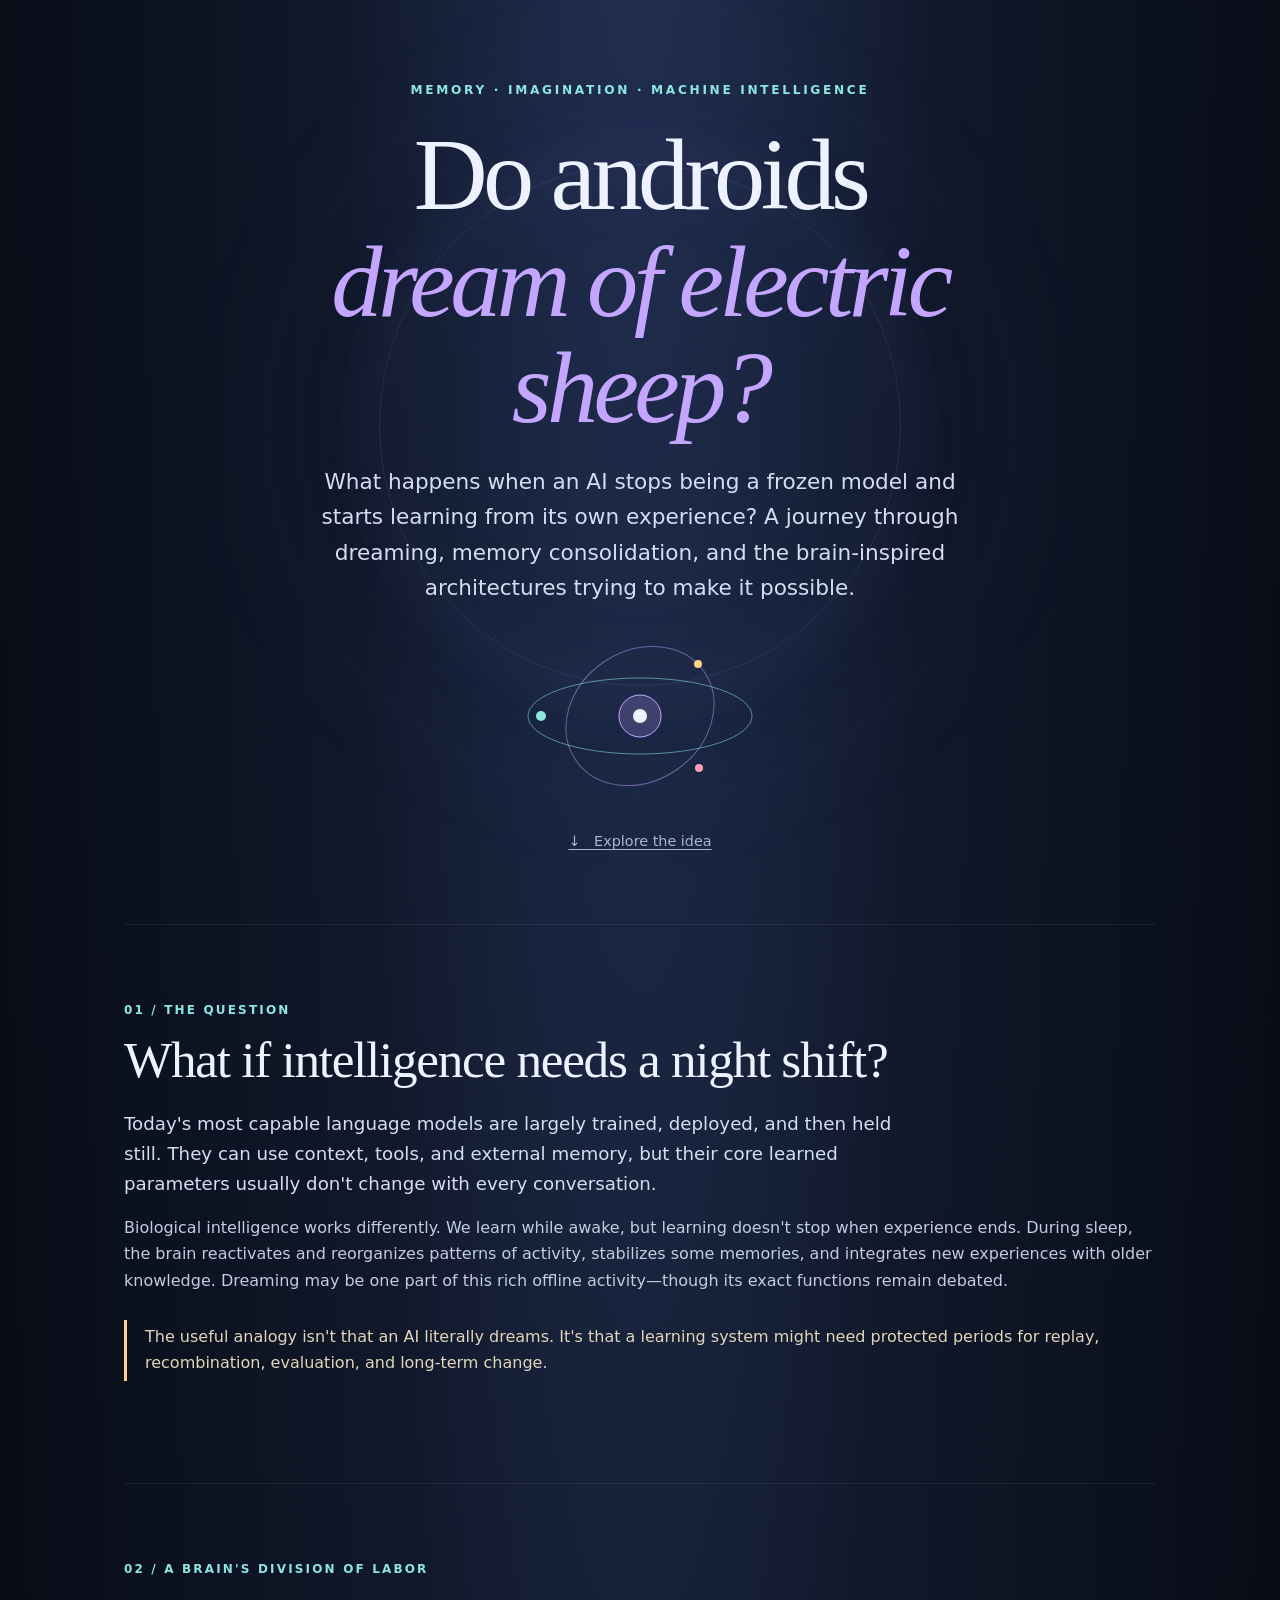
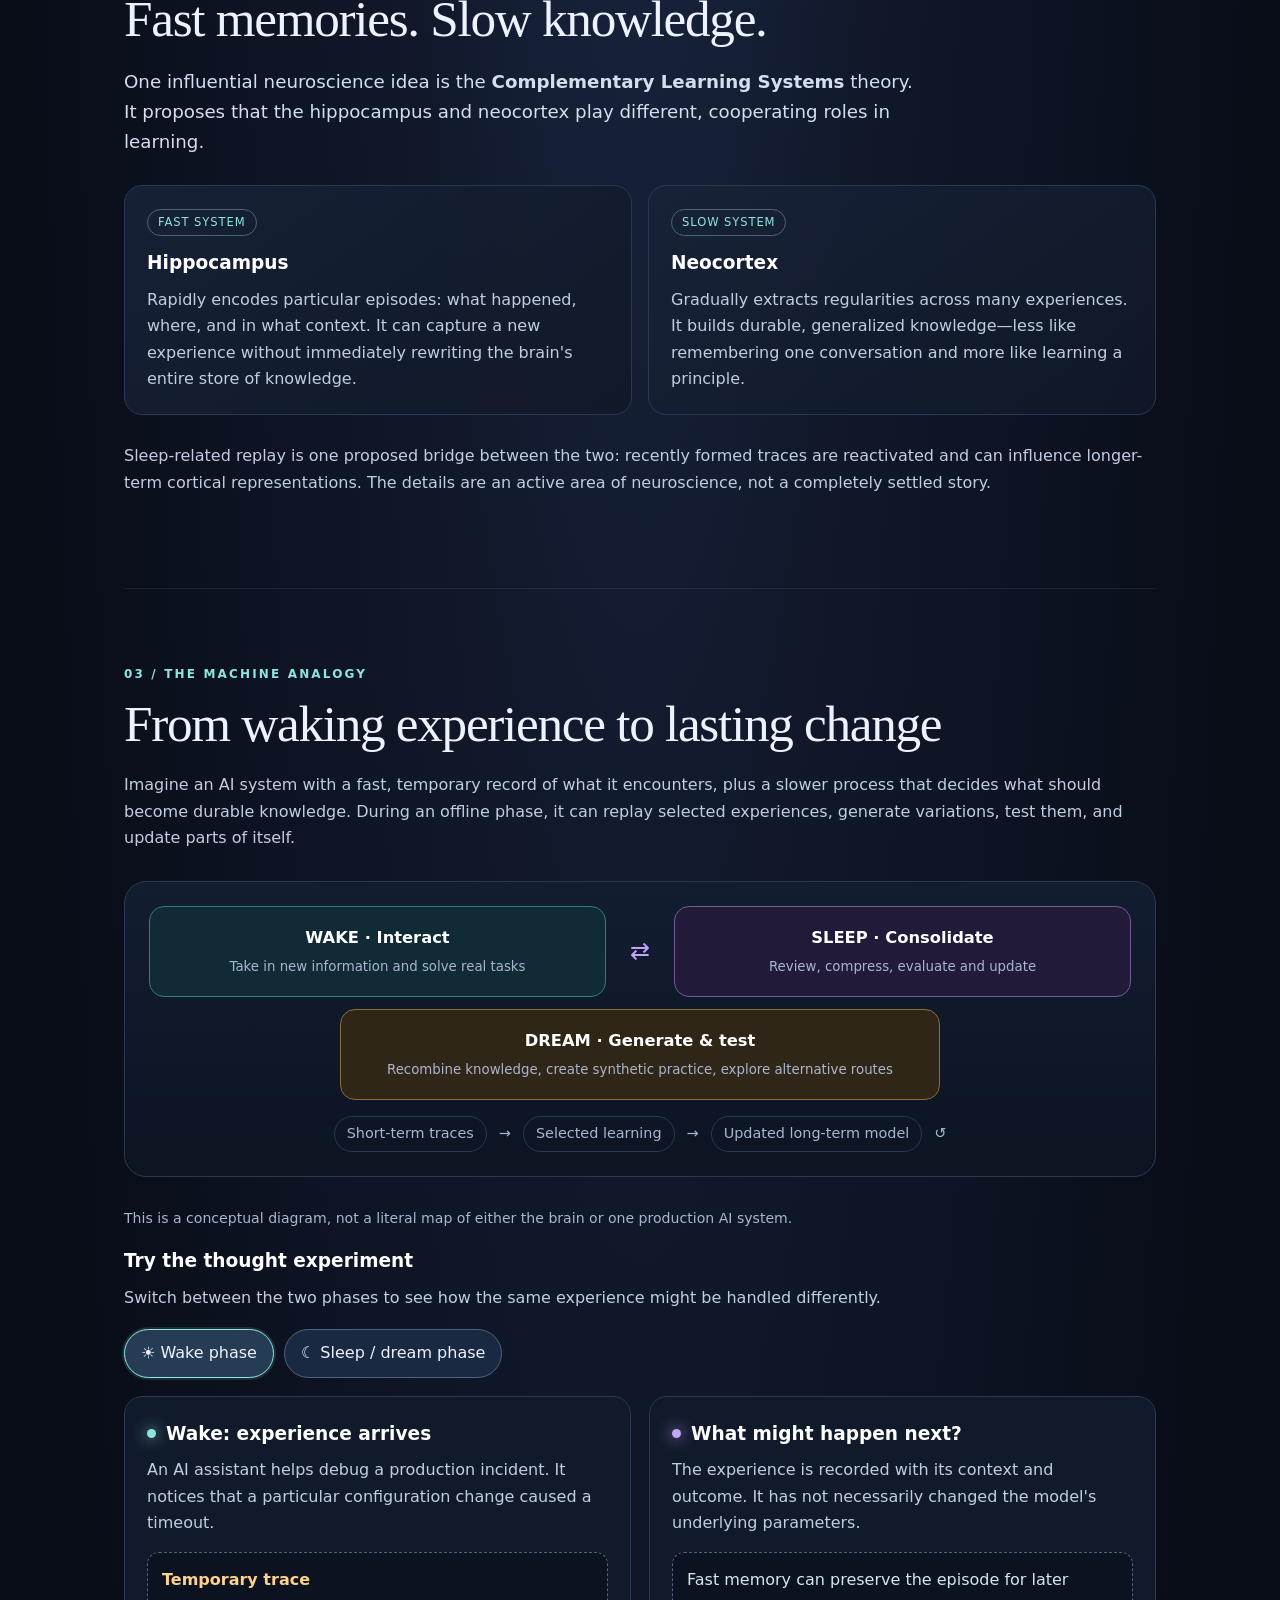
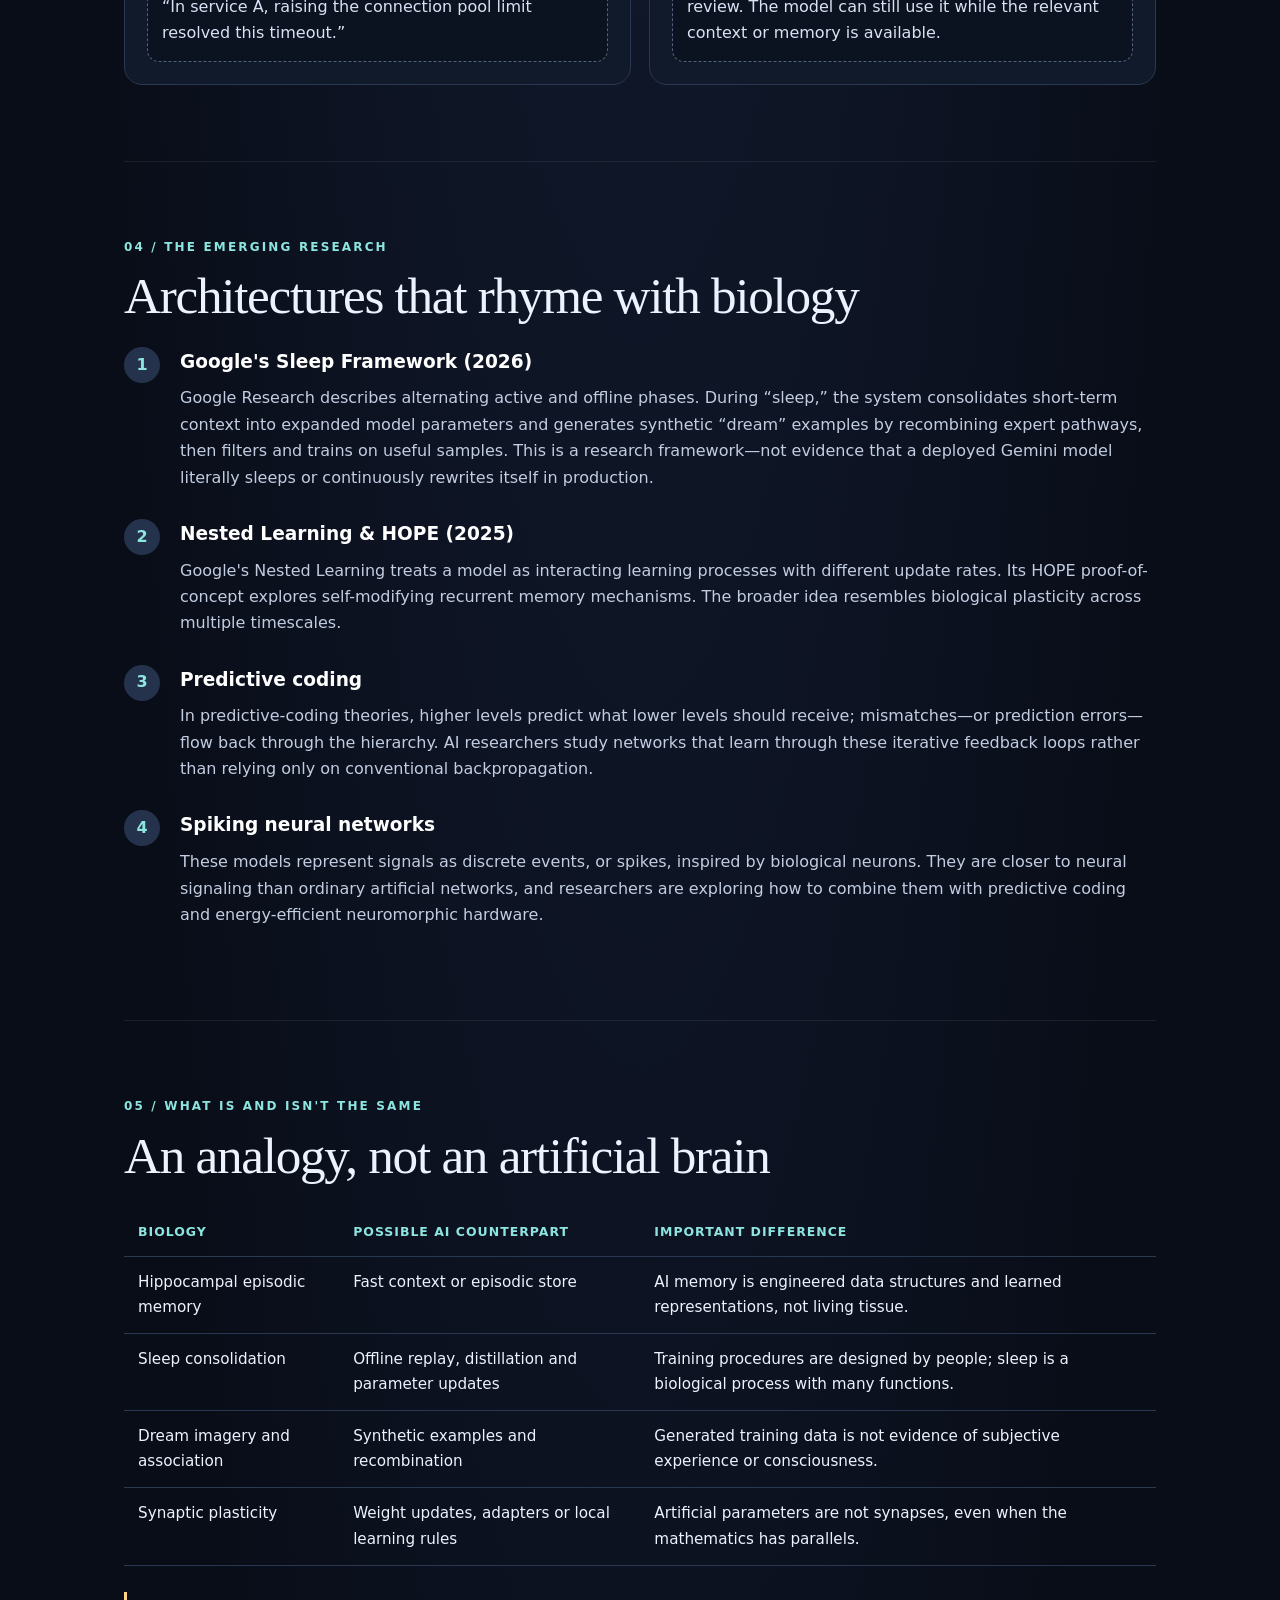
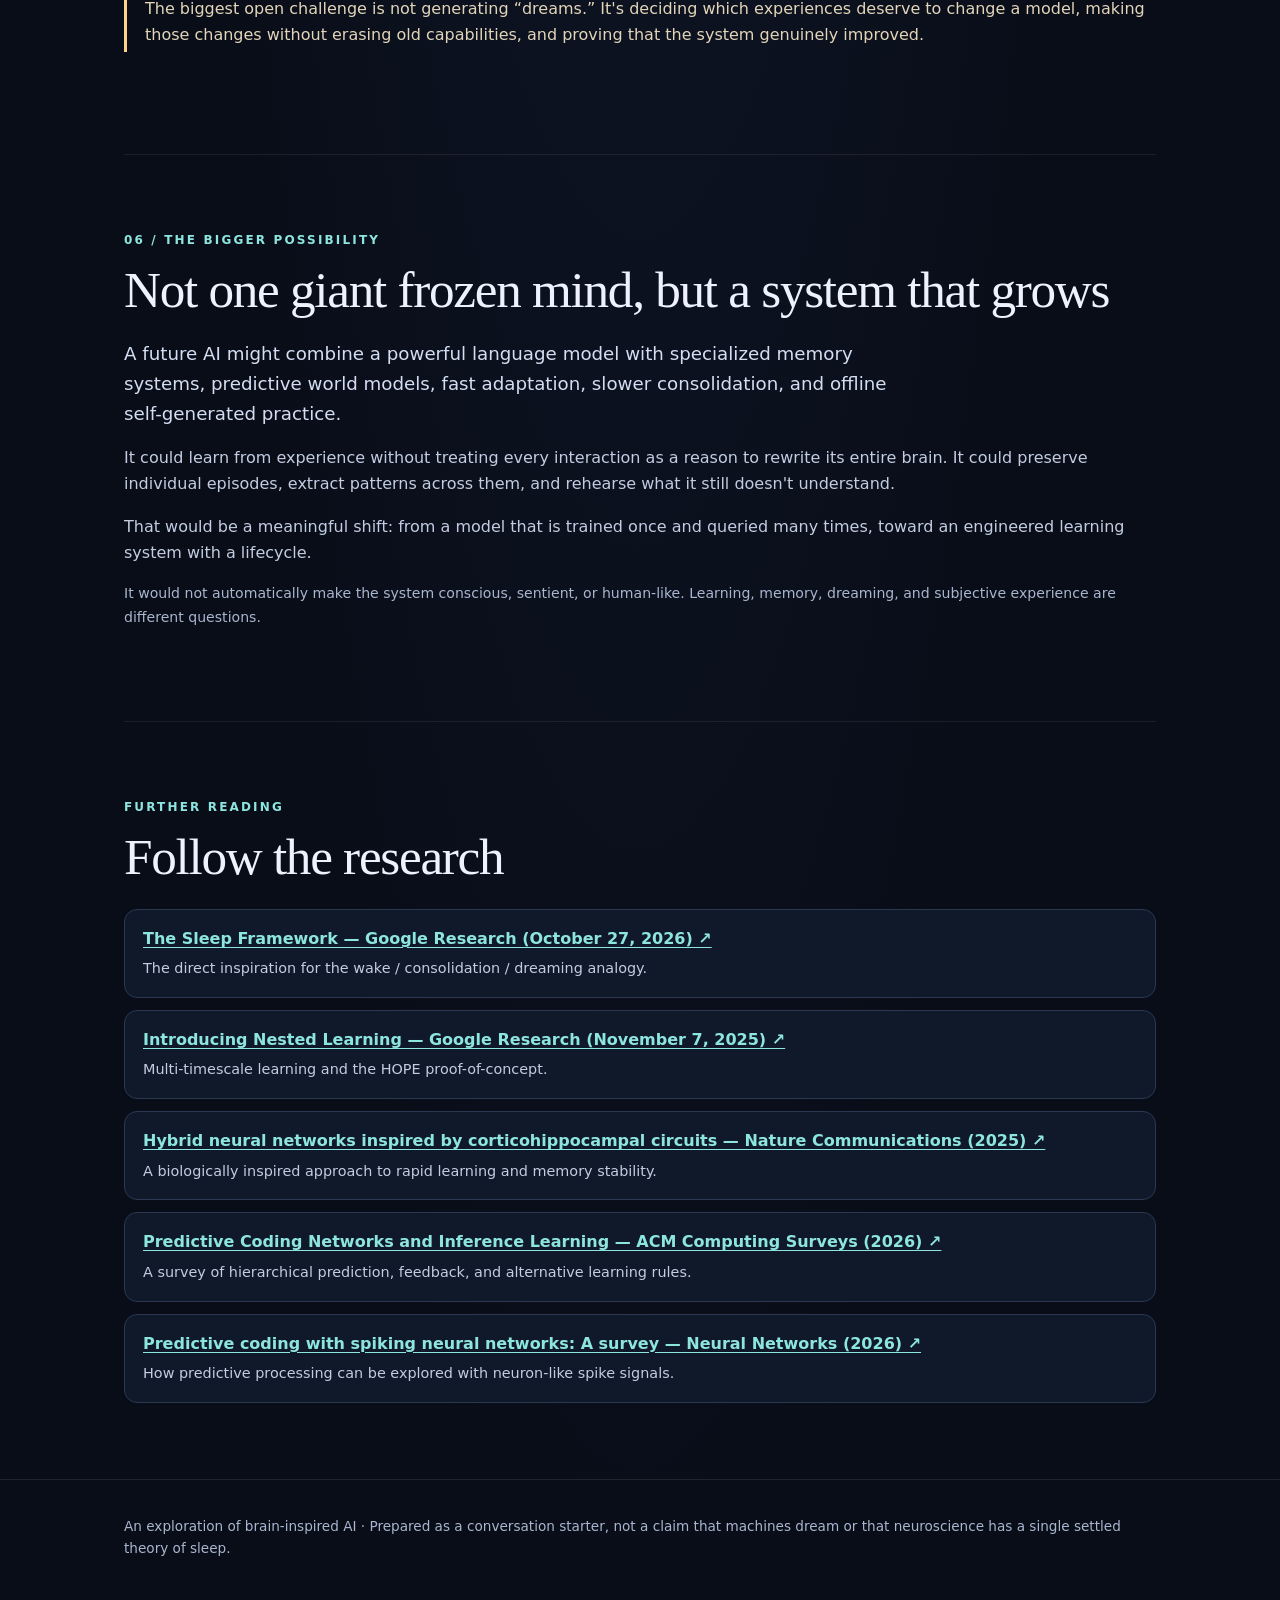
<file: index.html>
<!doctype html>
<html lang="en">
<head>
<meta charset="utf-8">
<meta name="viewport" content="width=device-width, initial-scale=1">
<meta name="theme-color" content="#090d18">
<title>Do Androids Dream of Electric Sheep?</title>
<style>
:root{--bg:#090d18;--panel:#111a2b;--panel2:#172238;--ink:#edf2ff;--muted:#a9b6cf;--cyan:#8de5e0;--violet:#c4a5ff;--gold:#ffd28a;--line:#2a3851;--pink:#ff9db5}
*{box-sizing:border-box}html{scroll-behavior:smooth}body{margin:0;background:radial-gradient(ellipse at 50% -15%,#25345a 0%,#10182a 35%,var(--bg) 72%);color:var(--ink);font:16px/1.65 ui-sans-serif,system-ui,-apple-system,BlinkMacSystemFont,"Segoe UI",sans-serif}
a{color:var(--cyan);text-decoration-thickness:1px;text-underline-offset:3px}a:hover{color:#fff} .wrap{max-width:1080px;margin:auto;padding:0 24px}
header{min-height:92vh;display:grid;place-items:center;text-align:center;padding:80px 0 70px;position:relative;overflow:hidden}
header:before,header:after{content:"";position:absolute;border:1px solid #7182b333;border-radius:50%;width:520px;height:520px;left:50%;top:46%;transform:translate(-50%,-50%);box-shadow:0 0 100px #9d8cff12,inset 0 0 100px #9d8cff0c;pointer-events:none}
header:after{width:740px;height:740px;border-style:dashed;opacity:.4;animation:spin 100s linear infinite}
@keyframes spin{to{transform:translate(-50%,-50%) rotate(360deg)}}
.hero{position:relative;z-index:1;max-width:820px}.eyebrow{letter-spacing:.22em;text-transform:uppercase;color:var(--cyan);font-size:.76rem;font-weight:700}
h1{font-family:Georgia,"Times New Roman",serif;font-weight:400;letter-spacing:-.045em;line-height:1.04;font-size:clamp(3rem,8vw,6.8rem);margin:22px 0}
h1 em{color:var(--violet);font-style:italic}.subtitle{font-size:clamp(1.05rem,2.4vw,1.35rem);color:#d4def2;max-width:680px;margin:0 auto 30px}
.scroll{display:inline-flex;align-items:center;gap:10px;color:var(--muted);font-size:.9rem;margin-top:34px}
.orbit{width:250px;height:160px;margin:26px auto 0;position:relative}
.orbit svg{width:100%;height:100%;overflow:visible}
main{padding-bottom:90px}.section{padding:76px 0;border-top:1px solid #ffffff12}.kicker{color:var(--cyan);text-transform:uppercase;letter-spacing:.18em;font-size:.75rem;font-weight:750}
h2{font:400 clamp(2rem,4vw,3.4rem)/1.12 Georgia,serif;letter-spacing:-.025em;margin:10px 0 20px}
h3{font-size:1.16rem;margin:0 0 8px;color:#fff}.lead{font-size:1.14rem;color:#d4def2;max-width:790px}
p{color:#c2cde1;margin:0 0 16px}.muted{color:var(--muted)}.grid{display:grid;grid-template-columns:repeat(2,minmax(0,1fr));gap:16px;margin:28px 0}
.card{background:linear-gradient(145deg,#172238e8,#101827e8);border:1px solid var(--line);border-radius:18px;padding:22px}
.card p:last-child{margin-bottom:0}.tag{display:inline-block;border:1px solid #52627d;border-radius:99px;padding:3px 10px;font-size:.72rem;letter-spacing:.08em;text-transform:uppercase;color:var(--cyan);margin-bottom:12px}
.diagram{background:linear-gradient(180deg,#121d30,#0d1422);border:1px solid var(--line);border-radius:22px;padding:24px;margin:30px 0}
.flow{display:grid;grid-template-columns:1fr 44px 1fr;gap:12px;align-items:stretch}
.node{border:1px solid #40516e;background:#17243a;border-radius:15px;padding:18px;text-align:center}
.node strong{display:block;color:#fff;font-size:1.02rem}.node small{color:var(--muted);display:block;margin-top:4px}
.node.wake{border-color:#367b80;background:#102b35}.node.sleep{border-color:#715b9d;background:#211a38}
.node.dream{border-color:#8a6c38;background:#302617;grid-column:1/-1;max-width:600px;width:100%;justify-self:center}
.arrow{display:grid;place-items:center;color:var(--violet);font-size:1.5rem}
.loop{display:flex;justify-content:center;gap:12px;align-items:center;color:var(--muted);font-size:.9rem;margin-top:16px;flex-wrap:wrap}
.pill{border:1px solid var(--line);border-radius:99px;padding:5px 12px}
.controls{display:flex;gap:10px;flex-wrap:wrap;margin:18px 0}
button{background:#1a2942;color:var(--ink);border:1px solid #52627d;border-radius:99px;padding:10px 16px;font:inherit;cursor:pointer}
button[aria-pressed="true"]{background:#253c54;border-color:var(--cyan);box-shadow:0 0 0 2px #8de5e022}
button:hover{border-color:var(--cyan)}
.demo{display:grid;grid-template-columns:1fr 1fr;gap:18px;align-items:stretch}
.demo-panel{border:1px solid var(--line);border-radius:18px;padding:22px;background:#111a2b}
.demo-panel h3{display:flex;gap:10px;align-items:center}.dot{width:9px;height:9px;border-radius:50%;background:var(--cyan);box-shadow:0 0 15px var(--cyan)}
.demo-panel.sleeping .dot{background:var(--violet);box-shadow:0 0 15px var(--violet)}
.memory{margin-top:16px;padding:14px;border-radius:12px;background:#0b1220;border:1px dashed #53617c;color:#d9e2f4;min-height:95px}
.memory b{color:var(--gold)}.steps{display:grid;gap:12px;margin-top:22px}
.step{display:grid;grid-template-columns:42px 1fr;gap:14px;align-items:start}
.num{width:36px;height:36px;border-radius:50%;display:grid;place-items:center;background:#24324b;color:var(--cyan);font-weight:700}
.compare{width:100%;border-collapse:collapse;margin:25px 0;font-size:.95rem}
.compare th,.compare td{padding:13px 14px;border-bottom:1px solid var(--line);text-align:left;vertical-align:top}
.compare th{color:var(--cyan);font-size:.78rem;text-transform:uppercase;letter-spacing:.08em}
.callout{border-left:3px solid var(--gold);padding:4px 0 4px 18px;margin:26px 0;color:#e2d5b9}
.note{font-size:.88rem;color:var(--muted)}
.sources{display:grid;gap:12px;margin-top:24px}.source{padding:16px 18px;border:1px solid var(--line);border-radius:13px;background:#10192a}.source a{font-weight:650}.source p{font-size:.9rem;margin:5px 0 0}
footer{border-top:1px solid #ffffff17;padding:35px 0 55px;color:var(--muted);font-size:.85rem}
@media(max-width:720px){.grid,.demo{grid-template-columns:1fr}.flow{grid-template-columns:1fr}.arrow{transform:rotate(90deg);height:20px}.node.dream{grid-column:auto}.wrap{padding:0 18px}.section{padding:56px 0}.compare{font-size:.84rem}.compare th,.compare td{padding:10px 8px}}
@media(prefers-reduced-motion:reduce){*,*:before,*:after{scroll-behavior:auto!important;animation:none!important;transition:none!important}}
</style>
</head>
<body>
<header>
 <div class="wrap hero">
  <div class="eyebrow">Memory · imagination · machine intelligence</div>
  <h1>Do androids<br><em>dream of electric sheep?</em></h1>
  <p class="subtitle">What happens when an AI stops being a frozen model and starts learning from its own experience? A journey through dreaming, memory consolidation, and the brain-inspired architectures trying to make it possible.</p>
  <div class="orbit" aria-hidden="true">
   <svg viewBox="0 0 250 160" fill="none">
    <ellipse cx="125" cy="80" rx="112" ry="38" stroke="#8de5e0" stroke-opacity=".55"/>
    <ellipse cx="125" cy="80" rx="78" ry="65" stroke="#c4a5ff" stroke-opacity=".48" transform="rotate(-35 125 80)"/>
    <circle cx="125" cy="80" r="21" fill="#c4a5ff" fill-opacity=".2" stroke="#c4a5ff"/>
    <circle cx="125" cy="80" r="7" fill="#edf2ff"/>
    <circle cx="26" cy="80" r="5" fill="#8de5e0"/><circle cx="183" cy="28" r="4" fill="#ffd28a"/>
    <circle cx="184" cy="132" r="4" fill="#ff9db5"/>
   </svg>
  </div>
  <a class="scroll" href="#question">↓ &nbsp; Explore the idea</a>
 </div>
</header>
<main class="wrap">
<section class="section" id="question">
 <div class="kicker">01 / The question</div>
 <h2>What if intelligence needs a night shift?</h2>
 <p class="lead">Today's most capable language models are largely trained, deployed, and then held still. They can use context, tools, and external memory, but their core learned parameters usually don't change with every conversation.</p>
 <p>Biological intelligence works differently. We learn while awake, but learning doesn't stop when experience ends. During sleep, the brain reactivates and reorganizes patterns of activity, stabilizes some memories, and integrates new experiences with older knowledge. Dreaming may be one part of this rich offline activity—though its exact functions remain debated.</p>
 <div class="callout">The useful analogy isn't that an AI literally dreams. It's that a learning system might need protected periods for replay, recombination, evaluation, and long-term change.</div>
</section>
<section class="section">
 <div class="kicker">02 / A brain's division of labor</div>
 <h2>Fast memories. Slow knowledge.</h2>
 <p class="lead">One influential neuroscience idea is the <b>Complementary Learning Systems</b> theory. It proposes that the hippocampus and neocortex play different, cooperating roles in learning.</p>
 <div class="grid">
  <article class="card"><span class="tag">Fast system</span><h3>Hippocampus</h3><p>Rapidly encodes particular episodes: what happened, where, and in what context. It can capture a new experience without immediately rewriting the brain's entire store of knowledge.</p></article>
  <article class="card"><span class="tag">Slow system</span><h3>Neocortex</h3><p>Gradually extracts regularities across many experiences. It builds durable, generalized knowledge—less like remembering one conversation and more like learning a principle.</p></article>
 </div>
 <p>Sleep-related replay is one proposed bridge between the two: recently formed traces are reactivated and can influence longer-term cortical representations. The details are an active area of neuroscience, not a completely settled story.</p>
</section>
<section class="section">
 <div class="kicker">03 / The machine analogy</div>
 <h2>From waking experience to lasting change</h2>
 <p>Imagine an AI system with a fast, temporary record of what it encounters, plus a slower process that decides what should become durable knowledge. During an offline phase, it can replay selected experiences, generate variations, test them, and update parts of itself.</p>
 <div class="diagram">
  <div class="flow">
   <div class="node wake"><strong>WAKE · Interact</strong><small>Take in new information and solve real tasks</small></div>
   <div class="arrow">⇄</div>
   <div class="node sleep"><strong>SLEEP · Consolidate</strong><small>Review, compress, evaluate and update</small></div>
   <div class="node dream"><strong>DREAM · Generate & test</strong><small>Recombine knowledge, create synthetic practice, explore alternative routes</small></div>
  </div>
  <div class="loop"><span class="pill">Short-term traces</span> → <span class="pill">Selected learning</span> → <span class="pill">Updated long-term model</span> ↺</div>
 </div>
 <p class="note">This is a conceptual diagram, not a literal map of either the brain or one production AI system.</p>
 <h3>Try the thought experiment</h3>
 <p>Switch between the two phases to see how the same experience might be handled differently.</p>
 <div class="controls" role="group" aria-label="Choose AI phase">
  <button id="wakeBtn" aria-pressed="true">☀ Wake phase</button>
  <button id="sleepBtn" aria-pressed="false">☾ Sleep / dream phase</button>
 </div>
 <div class="demo">
  <div class="demo-panel" id="phasePanel">
   <h3><span class="dot"></span><span id="phaseTitle">Wake: experience arrives</span></h3>
   <p id="phaseText">An AI assistant helps debug a production incident. It notices that a particular configuration change caused a timeout.</p>
   <div class="memory" id="phaseMemory"><b>Temporary trace</b><br>“In service A, raising the connection pool limit resolved this timeout.”</div>
  </div>
  <div class="demo-panel sleeping">
   <h3><span class="dot"></span>What might happen next?</h3>
   <p id="nextText">The experience is recorded with its context and outcome. It has not necessarily changed the model's underlying parameters.</p>
   <div class="memory" id="nextMemory">Fast memory can preserve the episode for later review. The model can still use it while the relevant context or memory is available.</div>
  </div>
 </div>
</section>
<section class="section">
 <div class="kicker">04 / The emerging research</div>
 <h2>Architectures that rhyme with biology</h2>
 <div class="steps">
  <div class="step"><div class="num">1</div><div><h3>Google's Sleep Framework (2026)</h3><p>Google Research describes alternating active and offline phases. During “sleep,” the system consolidates short-term context into expanded model parameters and generates synthetic “dream” examples by recombining expert pathways, then filters and trains on useful samples. This is a research framework—not evidence that a deployed Gemini model literally sleeps or continuously rewrites itself in production.</p></div></div>
  <div class="step"><div class="num">2</div><div><h3>Nested Learning & HOPE (2025)</h3><p>Google's Nested Learning treats a model as interacting learning processes with different update rates. Its HOPE proof-of-concept explores self-modifying recurrent memory mechanisms. The broader idea resembles biological plasticity across multiple timescales.</p></div></div>
  <div class="step"><div class="num">3</div><div><h3>Predictive coding</h3><p>In predictive-coding theories, higher levels predict what lower levels should receive; mismatches—or prediction errors—flow back through the hierarchy. AI researchers study networks that learn through these iterative feedback loops rather than relying only on conventional backpropagation.</p></div></div>
  <div class="step"><div class="num">4</div><div><h3>Spiking neural networks</h3><p>These models represent signals as discrete events, or spikes, inspired by biological neurons. They are closer to neural signaling than ordinary artificial networks, and researchers are exploring how to combine them with predictive coding and energy-efficient neuromorphic hardware.</p></div></div>
 </div>
</section>
<section class="section">
 <div class="kicker">05 / What is and isn't the same</div>
 <h2>An analogy, not an artificial brain</h2>
 <table class="compare">
  <thead><tr><th>Biology</th><th>Possible AI counterpart</th><th>Important difference</th></tr></thead>
  <tbody>
   <tr><td>Hippocampal episodic memory</td><td>Fast context or episodic store</td><td>AI memory is engineered data structures and learned representations, not living tissue.</td></tr>
   <tr><td>Sleep consolidation</td><td>Offline replay, distillation and parameter updates</td><td>Training procedures are designed by people; sleep is a biological process with many functions.</td></tr>
   <tr><td>Dream imagery and association</td><td>Synthetic examples and recombination</td><td>Generated training data is not evidence of subjective experience or consciousness.</td></tr>
   <tr><td>Synaptic plasticity</td><td>Weight updates, adapters or local learning rules</td><td>Artificial parameters are not synapses, even when the mathematics has parallels.</td></tr>
  </tbody>
 </table>
 <div class="callout">The biggest open challenge is not generating “dreams.” It's deciding which experiences deserve to change a model, making those changes without erasing old capabilities, and proving that the system genuinely improved.</div>
</section>
<section class="section">
 <div class="kicker">06 / The bigger possibility</div>
 <h2>Not one giant frozen mind, but a system that grows</h2>
 <p class="lead">A future AI might combine a powerful language model with specialized memory systems, predictive world models, fast adaptation, slower consolidation, and offline self-generated practice.</p>
 <p>It could learn from experience without treating every interaction as a reason to rewrite its entire brain. It could preserve individual episodes, extract patterns across them, and rehearse what it still doesn't understand.</p>
 <p>That would be a meaningful shift: from a model that is trained once and queried many times, toward an engineered learning system with a lifecycle.</p>
 <p class="note">It would not automatically make the system conscious, sentient, or human-like. Learning, memory, dreaming, and subjective experience are different questions.</p>
</section>
<section class="section">
 <div class="kicker">Further reading</div>
 <h2>Follow the research</h2>
 <div class="sources">
  <div class="source"><a href="https://research.google/blog/the-sleep-framework-a-new-way-for-llms-to-retain-knowledge-in-continual-learning/" target="_blank" rel="noopener">The Sleep Framework — Google Research (October 27, 2026) ↗</a><p>The direct inspiration for the wake / consolidation / dreaming analogy.</p></div>
  <div class="source"><a href="https://research.google/blog/introducing-nested-learning-a-new-ml-paradigm-for-continual-learning/" target="_blank" rel="noopener">Introducing Nested Learning — Google Research (November 7, 2025) ↗</a><p>Multi-timescale learning and the HOPE proof-of-concept.</p></div>
  <div class="source"><a href="https://www.nature.com/articles/s41467-025-56405-9" target="_blank" rel="noopener">Hybrid neural networks inspired by corticohippocampal circuits — Nature Communications (2025) ↗</a><p>A biologically inspired approach to rapid learning and memory stability.</p></div>
  <div class="source"><a href="https://doi.org/10.1145/3797870" target="_blank" rel="noopener">Predictive Coding Networks and Inference Learning — ACM Computing Surveys (2026) ↗</a><p>A survey of hierarchical prediction, feedback, and alternative learning rules.</p></div>
  <div class="source"><a href="https://pubmed.ncbi.nlm.nih.gov/41353901/" target="_blank" rel="noopener">Predictive coding with spiking neural networks: A survey — Neural Networks (2026) ↗</a><p>How predictive processing can be explored with neuron-like spike signals.</p></div>
 </div>
</section>
</main>
<footer><div class="wrap">An exploration of brain-inspired AI · Prepared as a conversation starter, not a claim that machines dream or that neuroscience has a single settled theory of sleep.</div></footer>
<script>
const wakeBtn=document.getElementById('wakeBtn'),sleepBtn=document.getElementById('sleepBtn');
const title=document.getElementById('phaseTitle'),txt=document.getElementById('phaseText'),mem=document.getElementById('phaseMemory'),next=document.getElementById('nextText'),nextMem=document.getElementById('nextMemory'),panel=document.getElementById('phasePanel');
function setPhase(sleep){
 wakeBtn.setAttribute('aria-pressed',String(!sleep));sleepBtn.setAttribute('aria-pressed',String(sleep));
 panel.classList.toggle('sleeping',sleep);
 if(sleep){
  title.textContent='Sleep: replay and recombine';
  txt.textContent='Offline, the system revisits selected incidents, compares outcomes, and generates variations to test whether a broader lesson can be learned.';
  mem.innerHTML='<b>Replay sample</b><br>“Did the connection-pool fix work only in service A, or does it reveal a reusable diagnostic pattern?”';
  next.textContent='Candidate lesson: pool exhaustion can produce timeouts. The system tests this against other traces and synthetic cases before accepting the generalization.';
  nextMem.textContent='If the evidence is strong, a training update or memory consolidation step may preserve the lesson beyond the original conversation.';
 }else{
  title.textContent='Wake: experience arrives';
  txt.textContent='An AI assistant helps debug a production incident. It notices that a particular configuration change caused a timeout.';
  mem.innerHTML='<b>Temporary trace</b><br>“In service A, raising the connection pool limit resolved this timeout.”';
  next.textContent='The experience is recorded with its context and outcome. It has not necessarily changed the model\\'s underlying parameters.';
  nextMem.textContent='Fast memory can preserve the episode for later review. The model can still use it while the relevant context or memory is available.';
 }
}
wakeBtn.addEventListener('click',()=>setPhase(false));sleepBtn.addEventListener('click',()=>setPhase(true));
</script>
</body>
</html>
</file>
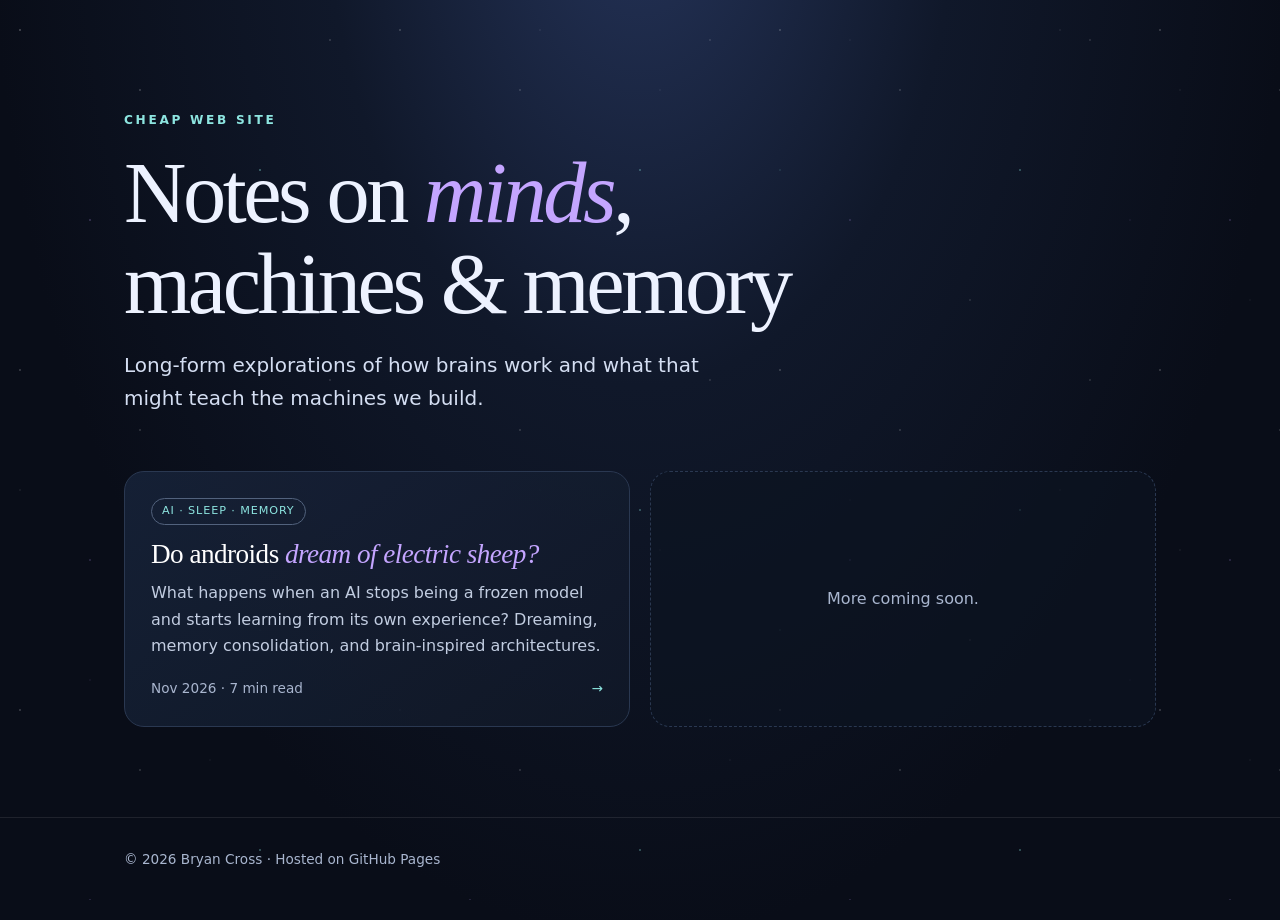
<file: site/index.html>
<!doctype html>
<html lang="en">
<head>
<meta charset="utf-8">
<meta name="viewport" content="width=device-width,initial-scale=1">
<meta name="theme-color" content="#090d18">
<meta name="description" content="Notes on minds, machines and memory.">
<title>Cheap Web Site</title>
<link rel="stylesheet" href="assets/style.css">
</head>
<body>
<div class="stars" aria-hidden="true"></div>

<main class="home wrap">
  <header class="hero">
    <div class="eyebrow">Cheap Web Site</div>
    <h1>Notes on <em>minds</em>,<br>machines &amp; memory</h1>
    <p class="tagline">Long-form explorations of how brains work and what that might teach the machines we build.</p>
  </header>

  <section class="posts" aria-label="Posts">
    <a class="post" href="electric-sheep/">
      <span class="tag">AI · Sleep · Memory</span>
      <h2>Do androids <em>dream of electric sheep?</em></h2>
      <p>What happens when an AI stops being a frozen model and starts learning from its own experience? Dreaming, memory consolidation, and brain-inspired architectures.</p>
      <div class="meta"><span>Nov 2026 · 7 min read</span><span class="go" aria-hidden="true">→</span></div>
    </a>

    <div class="post soon">
      <p>More coming soon.</p>
    </div>
  </section>
</main>

<footer><div class="wrap">© 2026 Bryan Cross · Hosted on GitHub Pages</div></footer>
</body>
</html>
</file>
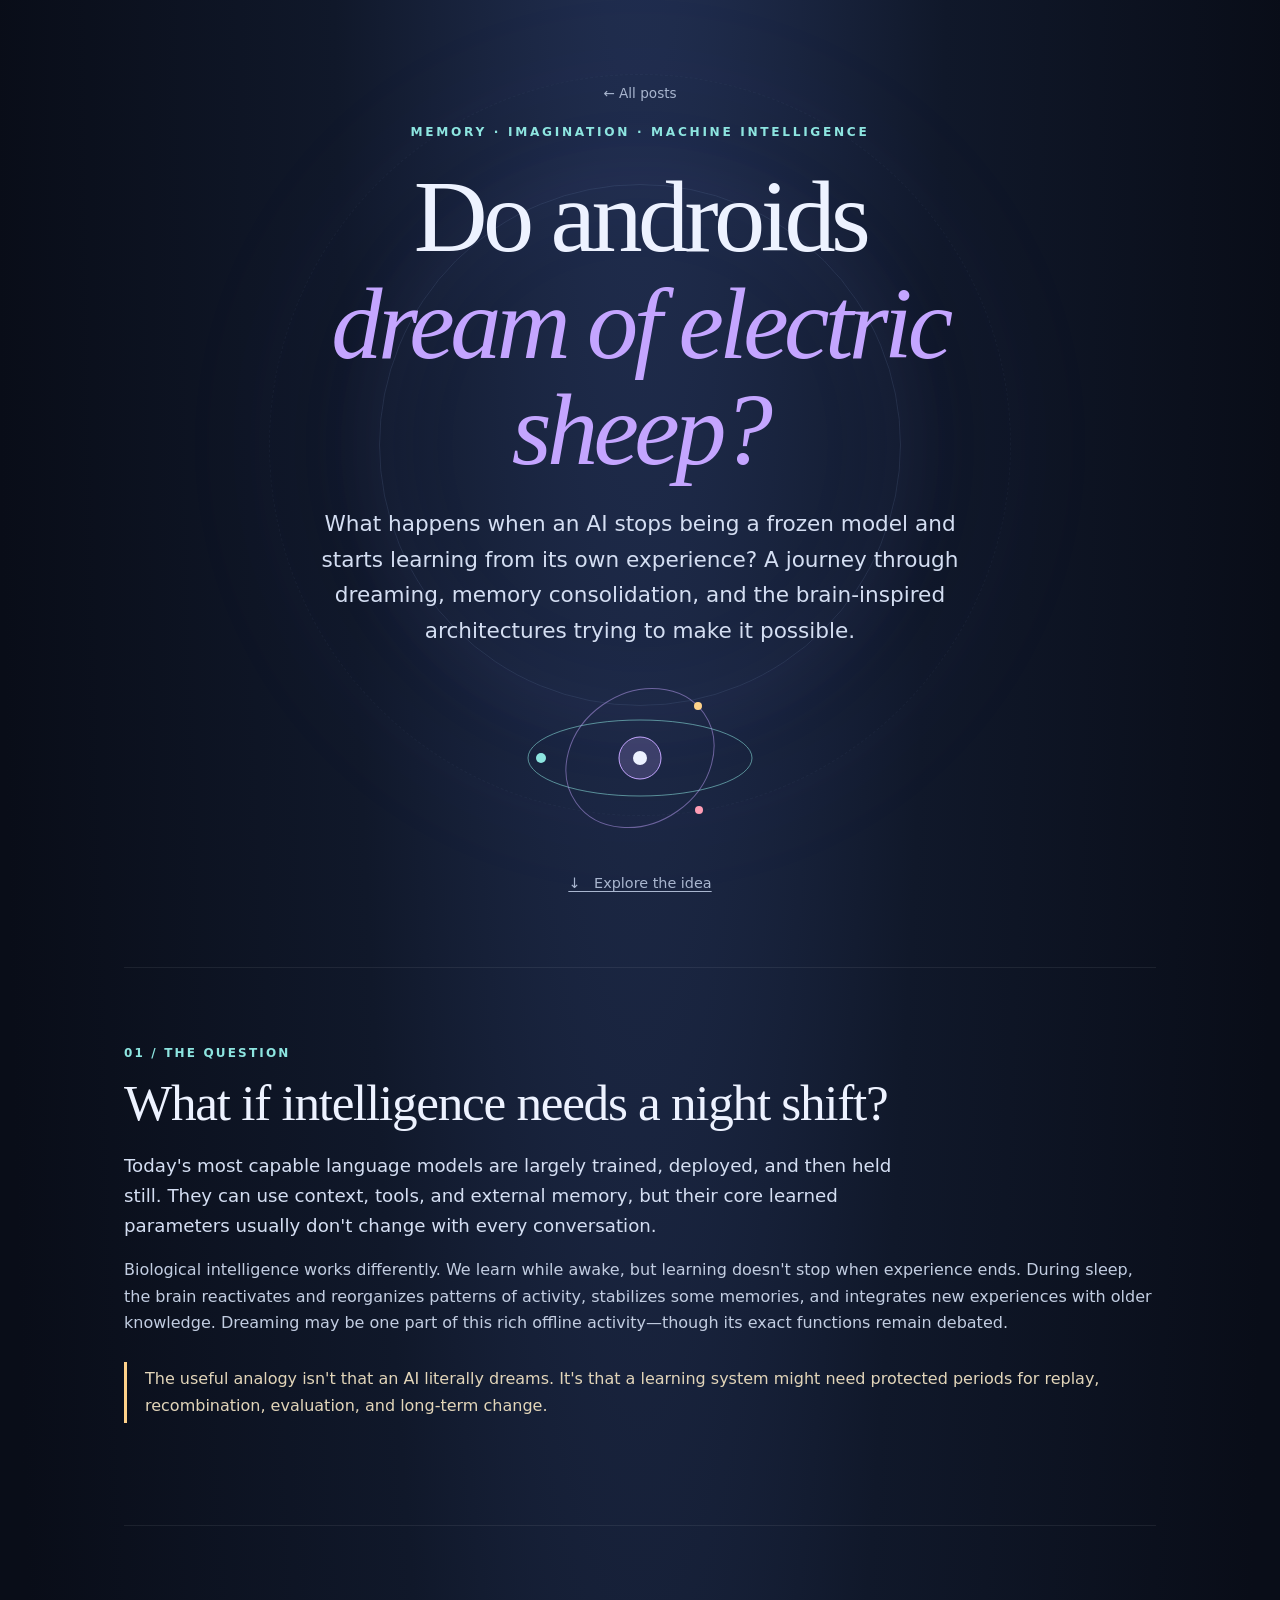
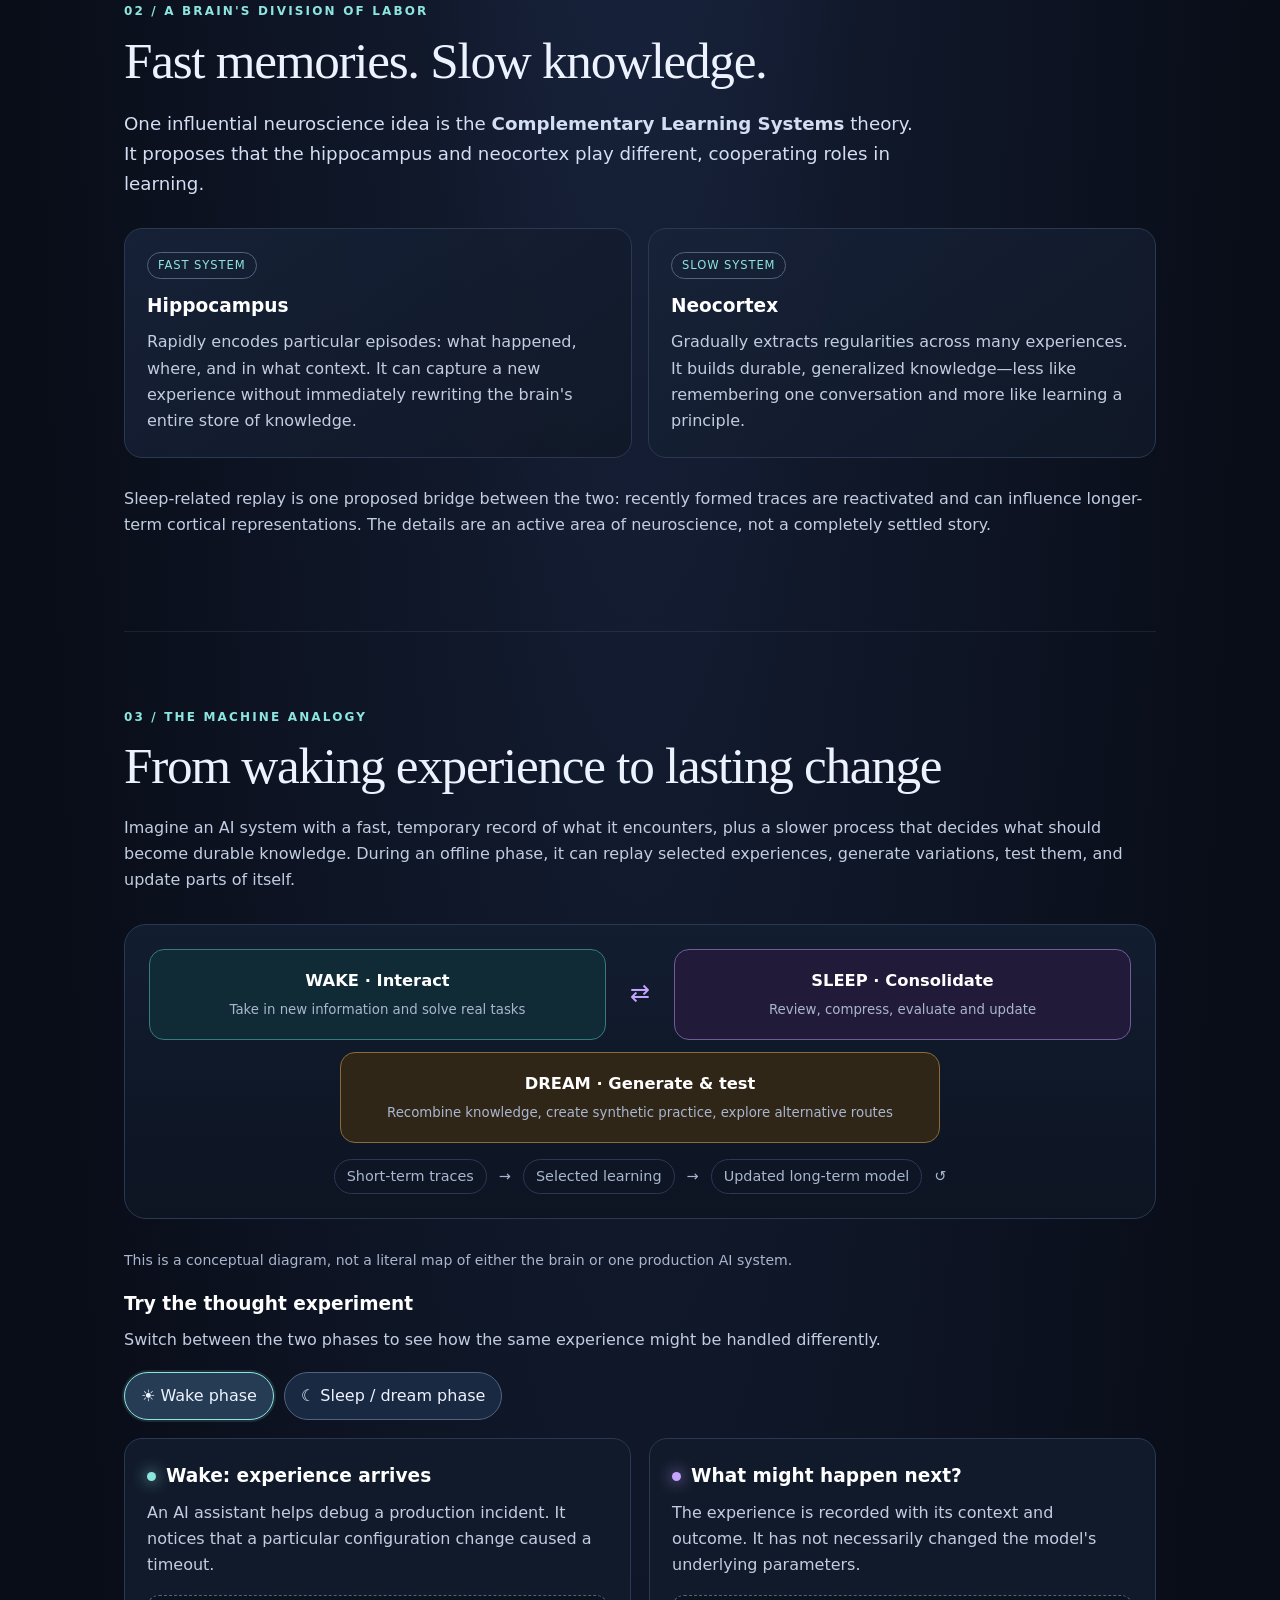
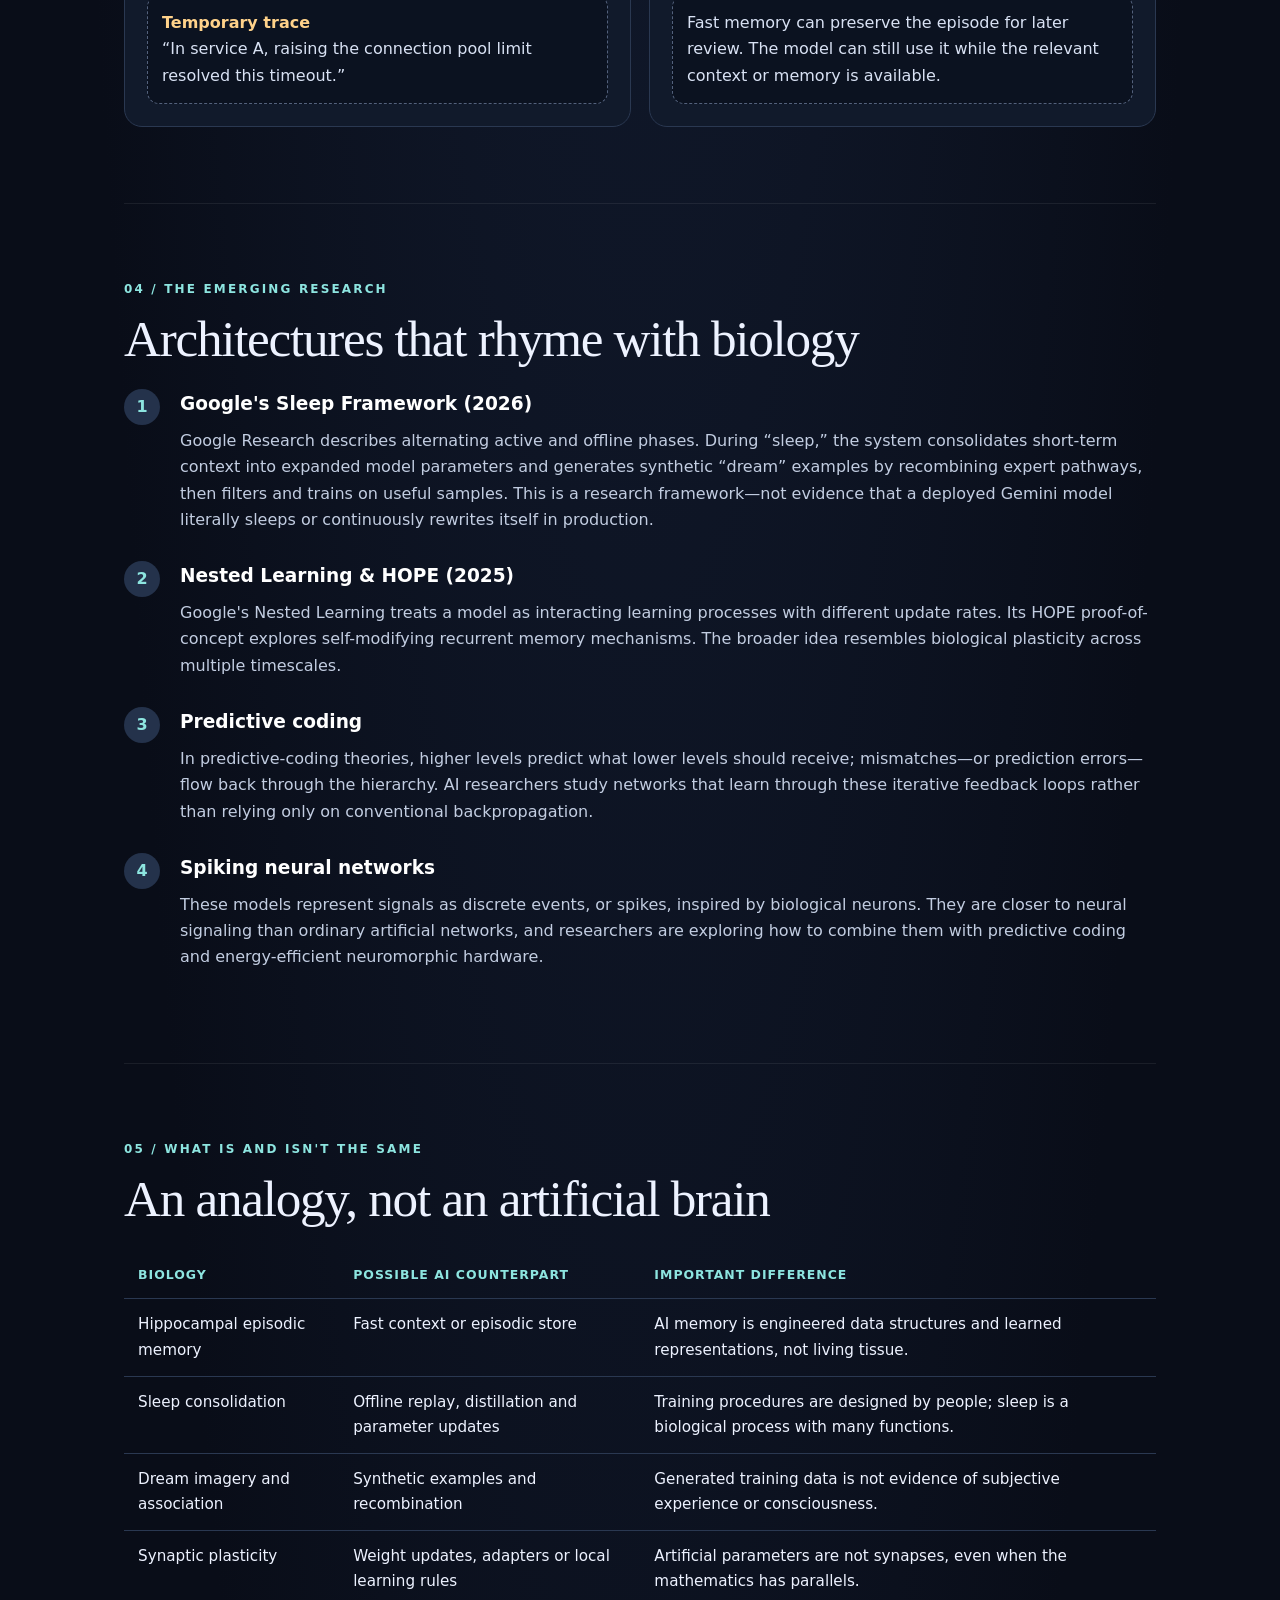
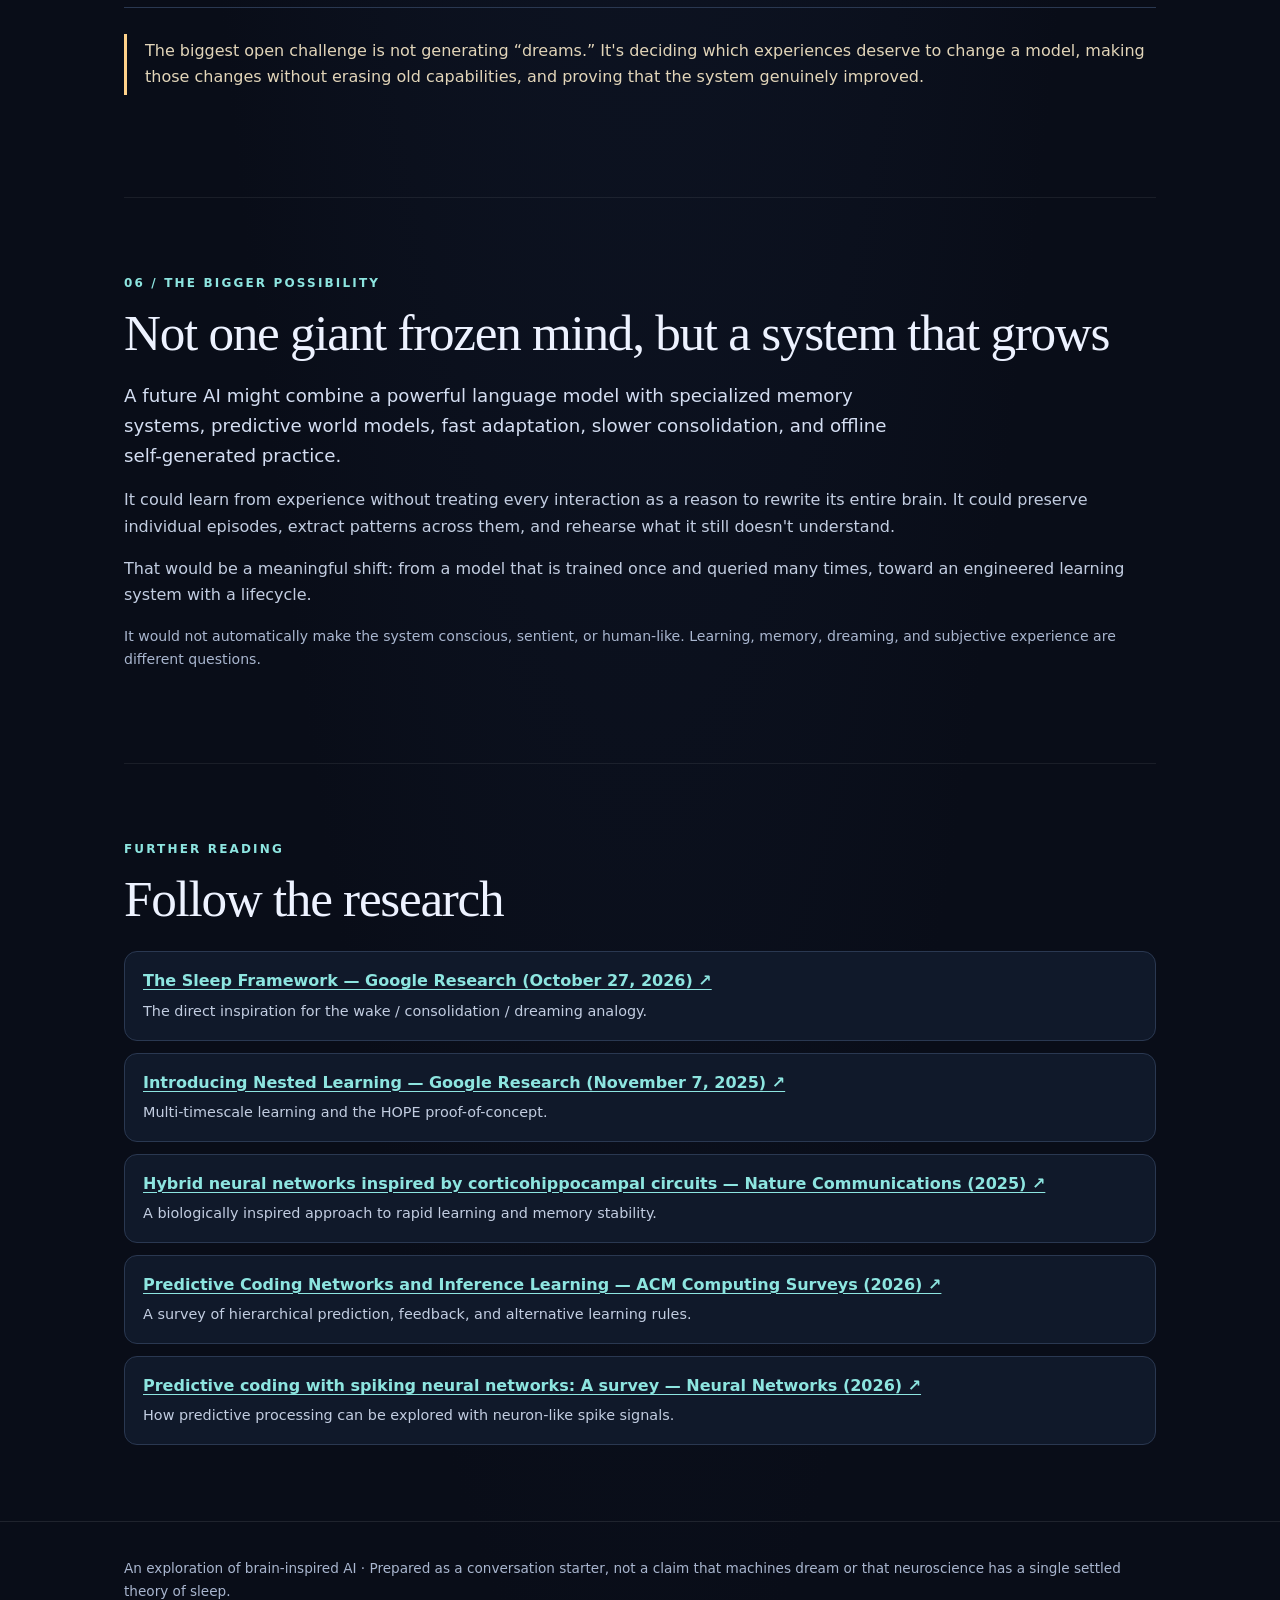
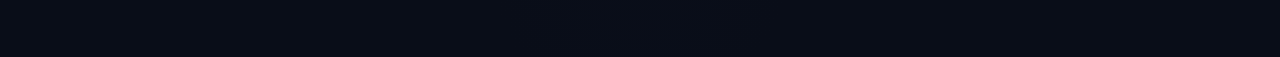
<file: site/electric-sheep/index.html>
<!doctype html>
<html lang="en">
<head>
<meta charset="utf-8">
<meta name="viewport" content="width=device-width, initial-scale=1">
<meta name="theme-color" content="#090d18">
<title>Do Androids Dream of Electric Sheep?</title>
<style>
:root{--bg:#090d18;--panel:#111a2b;--panel2:#172238;--ink:#edf2ff;--muted:#a9b6cf;--cyan:#8de5e0;--violet:#c4a5ff;--gold:#ffd28a;--line:#2a3851;--pink:#ff9db5}
*{box-sizing:border-box}html{scroll-behavior:smooth}body{margin:0;background:radial-gradient(ellipse at 50% -15%,#25345a 0%,#10182a 35%,var(--bg) 72%);color:var(--ink);font:16px/1.65 ui-sans-serif,system-ui,-apple-system,BlinkMacSystemFont,"Segoe UI",sans-serif}
a{color:var(--cyan);text-decoration-thickness:1px;text-underline-offset:3px}a:hover{color:#fff} .wrap{max-width:1080px;margin:auto;padding:0 24px}
header{min-height:92vh;display:grid;place-items:center;text-align:center;padding:80px 0 70px;position:relative;overflow:hidden}
header:before,header:after{content:"";position:absolute;border:1px solid #7182b333;border-radius:50%;width:520px;height:520px;left:50%;top:46%;transform:translate(-50%,-50%);box-shadow:0 0 100px #9d8cff12,inset 0 0 100px #9d8cff0c;pointer-events:none}
header:after{width:740px;height:740px;border-style:dashed;opacity:.4;animation:spin 100s linear infinite}
@keyframes spin{to{transform:translate(-50%,-50%) rotate(360deg)}}
.hero{position:relative;z-index:1;max-width:820px}.eyebrow{letter-spacing:.22em;text-transform:uppercase;color:var(--cyan);font-size:.76rem;font-weight:700}
h1{font-family:Georgia,"Times New Roman",serif;font-weight:400;letter-spacing:-.045em;line-height:1.04;font-size:clamp(3rem,8vw,6.8rem);margin:22px 0}
h1 em{color:var(--violet);font-style:italic}.subtitle{font-size:clamp(1.05rem,2.4vw,1.35rem);color:#d4def2;max-width:680px;margin:0 auto 30px}
.scroll{display:inline-flex;align-items:center;gap:10px;color:var(--muted);font-size:.9rem;margin-top:34px}
.orbit{width:250px;height:160px;margin:26px auto 0;position:relative}
.orbit svg{width:100%;height:100%;overflow:visible}
main{padding-bottom:90px}.section{padding:76px 0;border-top:1px solid #ffffff12}.kicker{color:var(--cyan);text-transform:uppercase;letter-spacing:.18em;font-size:.75rem;font-weight:750}
h2{font:400 clamp(2rem,4vw,3.4rem)/1.12 Georgia,serif;letter-spacing:-.025em;margin:10px 0 20px}
h3{font-size:1.16rem;margin:0 0 8px;color:#fff}.lead{font-size:1.14rem;color:#d4def2;max-width:790px}
p{color:#c2cde1;margin:0 0 16px}.muted{color:var(--muted)}.grid{display:grid;grid-template-columns:repeat(2,minmax(0,1fr));gap:16px;margin:28px 0}
.card{background:linear-gradient(145deg,#172238e8,#101827e8);border:1px solid var(--line);border-radius:18px;padding:22px}
.card p:last-child{margin-bottom:0}.tag{display:inline-block;border:1px solid #52627d;border-radius:99px;padding:3px 10px;font-size:.72rem;letter-spacing:.08em;text-transform:uppercase;color:var(--cyan);margin-bottom:12px}
.diagram{background:linear-gradient(180deg,#121d30,#0d1422);border:1px solid var(--line);border-radius:22px;padding:24px;margin:30px 0}
.flow{display:grid;grid-template-columns:1fr 44px 1fr;gap:12px;align-items:stretch}
.node{border:1px solid #40516e;background:#17243a;border-radius:15px;padding:18px;text-align:center}
.node strong{display:block;color:#fff;font-size:1.02rem}.node small{color:var(--muted);display:block;margin-top:4px}
.node.wake{border-color:#367b80;background:#102b35}.node.sleep{border-color:#715b9d;background:#211a38}
.node.dream{border-color:#8a6c38;background:#302617;grid-column:1/-1;max-width:600px;width:100%;justify-self:center}
.arrow{display:grid;place-items:center;color:var(--violet);font-size:1.5rem}
.loop{display:flex;justify-content:center;gap:12px;align-items:center;color:var(--muted);font-size:.9rem;margin-top:16px;flex-wrap:wrap}
.pill{border:1px solid var(--line);border-radius:99px;padding:5px 12px}
.controls{display:flex;gap:10px;flex-wrap:wrap;margin:18px 0}
button{background:#1a2942;color:var(--ink);border:1px solid #52627d;border-radius:99px;padding:10px 16px;font:inherit;cursor:pointer}
button[aria-pressed="true"]{background:#253c54;border-color:var(--cyan);box-shadow:0 0 0 2px #8de5e022}
button:hover{border-color:var(--cyan)}
.demo{display:grid;grid-template-columns:1fr 1fr;gap:18px;align-items:stretch}
.demo-panel{border:1px solid var(--line);border-radius:18px;padding:22px;background:#111a2b}
.demo-panel h3{display:flex;gap:10px;align-items:center}.dot{width:9px;height:9px;border-radius:50%;background:var(--cyan);box-shadow:0 0 15px var(--cyan)}
.demo-panel.sleeping .dot{background:var(--violet);box-shadow:0 0 15px var(--violet)}
.memory{margin-top:16px;padding:14px;border-radius:12px;background:#0b1220;border:1px dashed #53617c;color:#d9e2f4;min-height:95px}
.memory b{color:var(--gold)}.steps{display:grid;gap:12px;margin-top:22px}
.step{display:grid;grid-template-columns:42px 1fr;gap:14px;align-items:start}
.num{width:36px;height:36px;border-radius:50%;display:grid;place-items:center;background:#24324b;color:var(--cyan);font-weight:700}
.compare{width:100%;border-collapse:collapse;margin:25px 0;font-size:.95rem}
.compare th,.compare td{padding:13px 14px;border-bottom:1px solid var(--line);text-align:left;vertical-align:top}
.compare th{color:var(--cyan);font-size:.78rem;text-transform:uppercase;letter-spacing:.08em}
.callout{border-left:3px solid var(--gold);padding:4px 0 4px 18px;margin:26px 0;color:#e2d5b9}
.note{font-size:.88rem;color:var(--muted)}
.sources{display:grid;gap:12px;margin-top:24px}.source{padding:16px 18px;border:1px solid var(--line);border-radius:13px;background:#10192a}.source a{font-weight:650}.source p{font-size:.9rem;margin:5px 0 0}
.back{display:inline-block;margin-bottom:18px;color:var(--muted);font-size:.85rem;text-decoration:none}.back:hover{color:var(--cyan)}
footer{border-top:1px solid #ffffff17;padding:35px 0 55px;color:var(--muted);font-size:.85rem}
@media(max-width:720px){.grid,.demo{grid-template-columns:1fr}.flow{grid-template-columns:1fr}.arrow{transform:rotate(90deg);height:20px}.node.dream{grid-column:auto}.wrap{padding:0 18px}.section{padding:56px 0}.compare{font-size:.84rem}.compare th,.compare td{padding:10px 8px}}
@media(prefers-reduced-motion:reduce){*,*:before,*:after{scroll-behavior:auto!important;animation:none!important;transition:none!important}}
</style>
</head>
<body>
<header>
 <div class="wrap hero">
  <a class="back" href="../">&larr; All posts</a>
  <div class="eyebrow">Memory · imagination · machine intelligence</div>
  <h1>Do androids<br><em>dream of electric sheep?</em></h1>
  <p class="subtitle">What happens when an AI stops being a frozen model and starts learning from its own experience? A journey through dreaming, memory consolidation, and the brain-inspired architectures trying to make it possible.</p>
  <div class="orbit" aria-hidden="true">
   <svg viewBox="0 0 250 160" fill="none">
    <ellipse cx="125" cy="80" rx="112" ry="38" stroke="#8de5e0" stroke-opacity=".55"/>
    <ellipse cx="125" cy="80" rx="78" ry="65" stroke="#c4a5ff" stroke-opacity=".48" transform="rotate(-35 125 80)"/>
    <circle cx="125" cy="80" r="21" fill="#c4a5ff" fill-opacity=".2" stroke="#c4a5ff"/>
    <circle cx="125" cy="80" r="7" fill="#edf2ff"/>
    <circle cx="26" cy="80" r="5" fill="#8de5e0"/><circle cx="183" cy="28" r="4" fill="#ffd28a"/>
    <circle cx="184" cy="132" r="4" fill="#ff9db5"/>
   </svg>
  </div>
  <a class="scroll" href="#question">↓ &nbsp; Explore the idea</a>
 </div>
</header>
<main class="wrap">
<section class="section" id="question">
 <div class="kicker">01 / The question</div>
 <h2>What if intelligence needs a night shift?</h2>
 <p class="lead">Today's most capable language models are largely trained, deployed, and then held still. They can use context, tools, and external memory, but their core learned parameters usually don't change with every conversation.</p>
 <p>Biological intelligence works differently. We learn while awake, but learning doesn't stop when experience ends. During sleep, the brain reactivates and reorganizes patterns of activity, stabilizes some memories, and integrates new experiences with older knowledge. Dreaming may be one part of this rich offline activity—though its exact functions remain debated.</p>
 <div class="callout">The useful analogy isn't that an AI literally dreams. It's that a learning system might need protected periods for replay, recombination, evaluation, and long-term change.</div>
</section>
<section class="section">
 <div class="kicker">02 / A brain's division of labor</div>
 <h2>Fast memories. Slow knowledge.</h2>
 <p class="lead">One influential neuroscience idea is the <b>Complementary Learning Systems</b> theory. It proposes that the hippocampus and neocortex play different, cooperating roles in learning.</p>
 <div class="grid">
  <article class="card"><span class="tag">Fast system</span><h3>Hippocampus</h3><p>Rapidly encodes particular episodes: what happened, where, and in what context. It can capture a new experience without immediately rewriting the brain's entire store of knowledge.</p></article>
  <article class="card"><span class="tag">Slow system</span><h3>Neocortex</h3><p>Gradually extracts regularities across many experiences. It builds durable, generalized knowledge—less like remembering one conversation and more like learning a principle.</p></article>
 </div>
 <p>Sleep-related replay is one proposed bridge between the two: recently formed traces are reactivated and can influence longer-term cortical representations. The details are an active area of neuroscience, not a completely settled story.</p>
</section>
<section class="section">
 <div class="kicker">03 / The machine analogy</div>
 <h2>From waking experience to lasting change</h2>
 <p>Imagine an AI system with a fast, temporary record of what it encounters, plus a slower process that decides what should become durable knowledge. During an offline phase, it can replay selected experiences, generate variations, test them, and update parts of itself.</p>
 <div class="diagram">
  <div class="flow">
   <div class="node wake"><strong>WAKE · Interact</strong><small>Take in new information and solve real tasks</small></div>
   <div class="arrow">⇄</div>
   <div class="node sleep"><strong>SLEEP · Consolidate</strong><small>Review, compress, evaluate and update</small></div>
   <div class="node dream"><strong>DREAM · Generate & test</strong><small>Recombine knowledge, create synthetic practice, explore alternative routes</small></div>
  </div>
  <div class="loop"><span class="pill">Short-term traces</span> → <span class="pill">Selected learning</span> → <span class="pill">Updated long-term model</span> ↺</div>
 </div>
 <p class="note">This is a conceptual diagram, not a literal map of either the brain or one production AI system.</p>
 <h3>Try the thought experiment</h3>
 <p>Switch between the two phases to see how the same experience might be handled differently.</p>
 <div class="controls" role="group" aria-label="Choose AI phase">
  <button id="wakeBtn" aria-pressed="true">☀ Wake phase</button>
  <button id="sleepBtn" aria-pressed="false">☾ Sleep / dream phase</button>
 </div>
 <div class="demo">
  <div class="demo-panel" id="phasePanel">
   <h3><span class="dot"></span><span id="phaseTitle">Wake: experience arrives</span></h3>
   <p id="phaseText">An AI assistant helps debug a production incident. It notices that a particular configuration change caused a timeout.</p>
   <div class="memory" id="phaseMemory"><b>Temporary trace</b><br>“In service A, raising the connection pool limit resolved this timeout.”</div>
  </div>
  <div class="demo-panel sleeping">
   <h3><span class="dot"></span>What might happen next?</h3>
   <p id="nextText">The experience is recorded with its context and outcome. It has not necessarily changed the model's underlying parameters.</p>
   <div class="memory" id="nextMemory">Fast memory can preserve the episode for later review. The model can still use it while the relevant context or memory is available.</div>
  </div>
 </div>
</section>
<section class="section">
 <div class="kicker">04 / The emerging research</div>
 <h2>Architectures that rhyme with biology</h2>
 <div class="steps">
  <div class="step"><div class="num">1</div><div><h3>Google's Sleep Framework (2026)</h3><p>Google Research describes alternating active and offline phases. During “sleep,” the system consolidates short-term context into expanded model parameters and generates synthetic “dream” examples by recombining expert pathways, then filters and trains on useful samples. This is a research framework—not evidence that a deployed Gemini model literally sleeps or continuously rewrites itself in production.</p></div></div>
  <div class="step"><div class="num">2</div><div><h3>Nested Learning & HOPE (2025)</h3><p>Google's Nested Learning treats a model as interacting learning processes with different update rates. Its HOPE proof-of-concept explores self-modifying recurrent memory mechanisms. The broader idea resembles biological plasticity across multiple timescales.</p></div></div>
  <div class="step"><div class="num">3</div><div><h3>Predictive coding</h3><p>In predictive-coding theories, higher levels predict what lower levels should receive; mismatches—or prediction errors—flow back through the hierarchy. AI researchers study networks that learn through these iterative feedback loops rather than relying only on conventional backpropagation.</p></div></div>
  <div class="step"><div class="num">4</div><div><h3>Spiking neural networks</h3><p>These models represent signals as discrete events, or spikes, inspired by biological neurons. They are closer to neural signaling than ordinary artificial networks, and researchers are exploring how to combine them with predictive coding and energy-efficient neuromorphic hardware.</p></div></div>
 </div>
</section>
<section class="section">
 <div class="kicker">05 / What is and isn't the same</div>
 <h2>An analogy, not an artificial brain</h2>
 <table class="compare">
  <thead><tr><th>Biology</th><th>Possible AI counterpart</th><th>Important difference</th></tr></thead>
  <tbody>
   <tr><td>Hippocampal episodic memory</td><td>Fast context or episodic store</td><td>AI memory is engineered data structures and learned representations, not living tissue.</td></tr>
   <tr><td>Sleep consolidation</td><td>Offline replay, distillation and parameter updates</td><td>Training procedures are designed by people; sleep is a biological process with many functions.</td></tr>
   <tr><td>Dream imagery and association</td><td>Synthetic examples and recombination</td><td>Generated training data is not evidence of subjective experience or consciousness.</td></tr>
   <tr><td>Synaptic plasticity</td><td>Weight updates, adapters or local learning rules</td><td>Artificial parameters are not synapses, even when the mathematics has parallels.</td></tr>
  </tbody>
 </table>
 <div class="callout">The biggest open challenge is not generating “dreams.” It's deciding which experiences deserve to change a model, making those changes without erasing old capabilities, and proving that the system genuinely improved.</div>
</section>
<section class="section">
 <div class="kicker">06 / The bigger possibility</div>
 <h2>Not one giant frozen mind, but a system that grows</h2>
 <p class="lead">A future AI might combine a powerful language model with specialized memory systems, predictive world models, fast adaptation, slower consolidation, and offline self-generated practice.</p>
 <p>It could learn from experience without treating every interaction as a reason to rewrite its entire brain. It could preserve individual episodes, extract patterns across them, and rehearse what it still doesn't understand.</p>
 <p>That would be a meaningful shift: from a model that is trained once and queried many times, toward an engineered learning system with a lifecycle.</p>
 <p class="note">It would not automatically make the system conscious, sentient, or human-like. Learning, memory, dreaming, and subjective experience are different questions.</p>
</section>
<section class="section">
 <div class="kicker">Further reading</div>
 <h2>Follow the research</h2>
 <div class="sources">
  <div class="source"><a href="https://research.google/blog/the-sleep-framework-a-new-way-for-llms-to-retain-knowledge-in-continual-learning/" target="_blank" rel="noopener">The Sleep Framework — Google Research (October 27, 2026) ↗</a><p>The direct inspiration for the wake / consolidation / dreaming analogy.</p></div>
  <div class="source"><a href="https://research.google/blog/introducing-nested-learning-a-new-ml-paradigm-for-continual-learning/" target="_blank" rel="noopener">Introducing Nested Learning — Google Research (November 7, 2025) ↗</a><p>Multi-timescale learning and the HOPE proof-of-concept.</p></div>
  <div class="source"><a href="https://www.nature.com/articles/s41467-025-56405-9" target="_blank" rel="noopener">Hybrid neural networks inspired by corticohippocampal circuits — Nature Communications (2025) ↗</a><p>A biologically inspired approach to rapid learning and memory stability.</p></div>
  <div class="source"><a href="https://doi.org/10.1145/3797870" target="_blank" rel="noopener">Predictive Coding Networks and Inference Learning — ACM Computing Surveys (2026) ↗</a><p>A survey of hierarchical prediction, feedback, and alternative learning rules.</p></div>
  <div class="source"><a href="https://pubmed.ncbi.nlm.nih.gov/41353901/" target="_blank" rel="noopener">Predictive coding with spiking neural networks: A survey — Neural Networks (2026) ↗</a><p>How predictive processing can be explored with neuron-like spike signals.</p></div>
 </div>
</section>
</main>
<footer><div class="wrap">An exploration of brain-inspired AI · Prepared as a conversation starter, not a claim that machines dream or that neuroscience has a single settled theory of sleep.</div></footer>
<script>
const wakeBtn=document.getElementById('wakeBtn'),sleepBtn=document.getElementById('sleepBtn');
const title=document.getElementById('phaseTitle'),txt=document.getElementById('phaseText'),mem=document.getElementById('phaseMemory'),next=document.getElementById('nextText'),nextMem=document.getElementById('nextMemory'),panel=document.getElementById('phasePanel');
function setPhase(sleep){
 wakeBtn.setAttribute('aria-pressed',String(!sleep));sleepBtn.setAttribute('aria-pressed',String(sleep));
 panel.classList.toggle('sleeping',sleep);
 if(sleep){
  title.textContent='Sleep: replay and recombine';
  txt.textContent='Offline, the system revisits selected incidents, compares outcomes, and generates variations to test whether a broader lesson can be learned.';
  mem.innerHTML='<b>Replay sample</b><br>“Did the connection-pool fix work only in service A, or does it reveal a reusable diagnostic pattern?”';
  next.textContent='Candidate lesson: pool exhaustion can produce timeouts. The system tests this against other traces and synthetic cases before accepting the generalization.';
  nextMem.textContent='If the evidence is strong, a training update or memory consolidation step may preserve the lesson beyond the original conversation.';
 }else{
  title.textContent='Wake: experience arrives';
  txt.textContent='An AI assistant helps debug a production incident. It notices that a particular configuration change caused a timeout.';
  mem.innerHTML='<b>Temporary trace</b><br>“In service A, raising the connection pool limit resolved this timeout.”';
  next.textContent='The experience is recorded with its context and outcome. It has not necessarily changed the model\'s underlying parameters.';
  nextMem.textContent='Fast memory can preserve the episode for later review. The model can still use it while the relevant context or memory is available.';
 }
}
wakeBtn.addEventListener('click',()=>setPhase(false));sleepBtn.addEventListener('click',()=>setPhase(true));
</script>
</body>
</html>
</file>
<file: site/assets/style.css>
/* Shared theme: night-sky palette taken from the electric-sheep article. */
:root{
  --bg:#090d18;--panel:#111a2b;--panel2:#172238;--ink:#edf2ff;--muted:#a9b6cf;
  --cyan:#8de5e0;--violet:#c4a5ff;--gold:#ffd28a;--line:#2a3851;--pink:#ff9db5;
  --serif:Georgia,"Times New Roman",serif;
  --sans:ui-sans-serif,system-ui,-apple-system,BlinkMacSystemFont,"Segoe UI",sans-serif;
}
*{box-sizing:border-box}
html{background:var(--bg)}
body{
  margin:0;min-height:100vh;color:var(--ink);font:16px/1.65 var(--sans);
  background:radial-gradient(ellipse at 50% -15%,#25345a 0%,#10182a 35%,var(--bg) 72%) no-repeat,var(--bg);
}
a{color:var(--cyan);text-underline-offset:3px}
a:hover{color:#fff}
.wrap{max-width:1080px;margin:auto;padding:0 24px}

/* Starfield: two tiled layers of tiny dots drifting at different speeds. */
.stars,.stars::after{
  position:fixed;inset:0;pointer-events:none;z-index:0;
  background-image:
    radial-gradient(1px 1px at 20px 30px,#fff,transparent),
    radial-gradient(1px 1px at 140px 90px,#ffffffcc,transparent),
    radial-gradient(1.5px 1.5px at 260px 170px,#8de5e0,transparent),
    radial-gradient(1px 1px at 330px 40px,#ffffffaa,transparent),
    radial-gradient(1px 1px at 90px 220px,#c4a5ff,transparent),
    radial-gradient(1px 1px at 210px 300px,#ffffff99,transparent);
  background-size:380px 340px;opacity:.55;
  animation:drift 240s linear infinite;
}
.stars::after{
  content:"";background-size:520px 460px;opacity:.35;
  animation-duration:420s;animation-direction:reverse;
}
@keyframes drift{to{background-position:380px 680px}}
@media (prefers-reduced-motion:reduce){.stars,.stars::after{animation:none}}

/* Home page */
.home{position:relative;z-index:1}
.hero{padding:110px 0 56px;max-width:760px}
.eyebrow{letter-spacing:.22em;text-transform:uppercase;color:var(--cyan);font-size:.76rem;font-weight:700}
.hero h1{
  font-family:var(--serif);font-weight:400;letter-spacing:-.04em;line-height:1.05;
  font-size:clamp(2.6rem,7vw,5.4rem);margin:18px 0 20px;
}
.hero h1 em{color:var(--violet)}
.tagline{font-size:clamp(1.05rem,2.2vw,1.25rem);color:#d4def2;margin:0;max-width:620px}

.posts{display:grid;grid-template-columns:repeat(2,minmax(0,1fr));gap:20px;padding-bottom:90px}
.post{
  display:flex;flex-direction:column;gap:10px;padding:26px;border-radius:20px;
  border:1px solid var(--line);color:inherit;text-decoration:none;
  background:linear-gradient(145deg,#172238e8,#101827e8);
  transition:transform .2s ease,border-color .2s ease,box-shadow .2s ease;
}
a.post:hover,a.post:focus-visible{
  transform:translateY(-4px);border-color:var(--cyan);color:inherit;
  box-shadow:0 14px 40px -18px #8de5e066,0 0 0 1px #8de5e033;outline:none;
}
.post .tag{
  align-self:flex-start;border:1px solid #52627d;border-radius:99px;padding:3px 10px;
  font-size:.7rem;letter-spacing:.08em;text-transform:uppercase;color:var(--cyan);
}
.post h2{font:400 1.7rem/1.15 var(--serif);letter-spacing:-.02em;margin:4px 0 0;color:#fff}
.post h2 em{color:var(--violet)}
.post p{margin:0;color:#c2cde1}
.post .meta{margin-top:auto;padding-top:8px;display:flex;justify-content:space-between;color:var(--muted);font-size:.85rem}
.post .meta .go{color:var(--cyan);transition:transform .2s ease}
a.post:hover .meta .go{transform:translateX(4px)}
.post.soon{border-style:dashed;background:#0d1422aa;justify-content:center;align-items:center;text-align:center;min-height:220px}
.post.soon p{color:var(--muted)}

footer{position:relative;z-index:1;border-top:1px solid #ffffff17;padding:30px 0 50px;color:var(--muted);font-size:.85rem}

@media (max-width:720px){
  .wrap{padding:0 18px}
  .hero{padding:72px 0 40px}
  .posts{grid-template-columns:1fr}
  .post.soon{min-height:140px}
}
@media (prefers-reduced-motion:reduce){.post,.post .meta .go{transition:none}a.post:hover{transform:none}}
</file>
